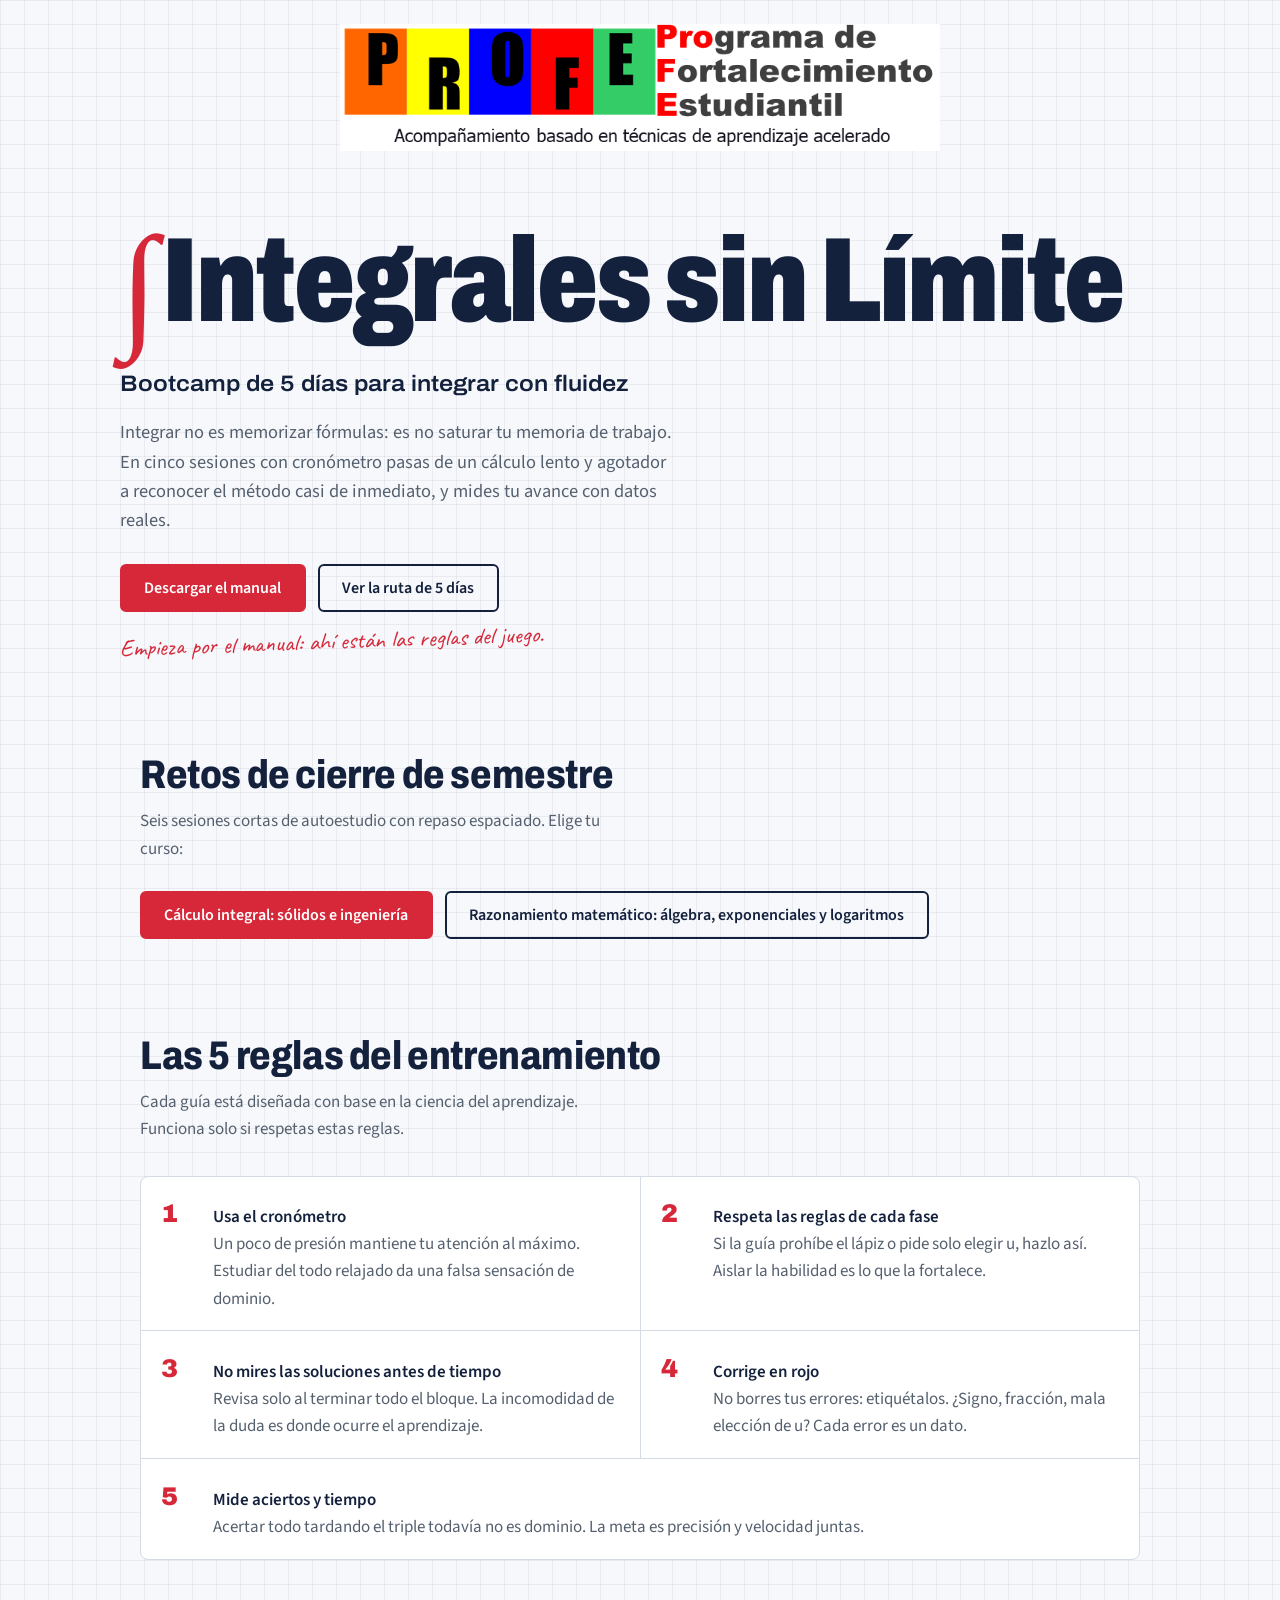
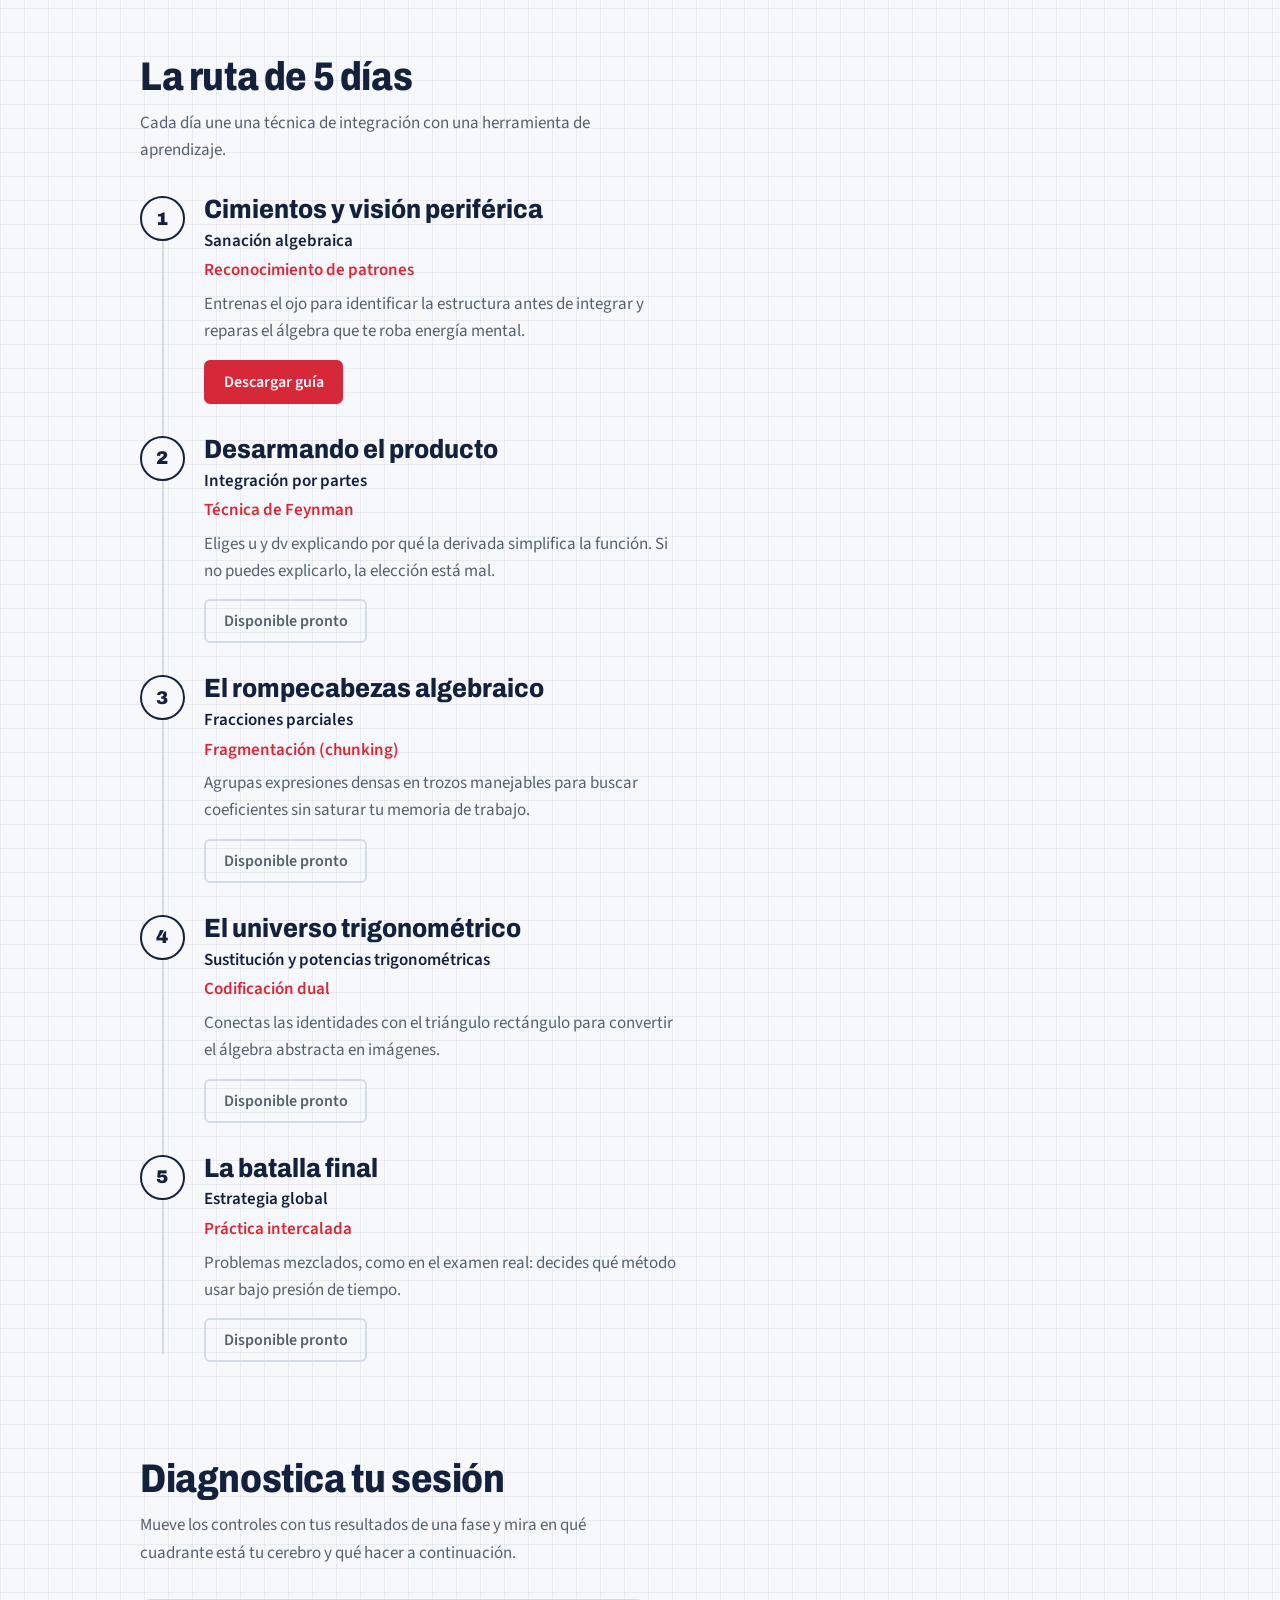
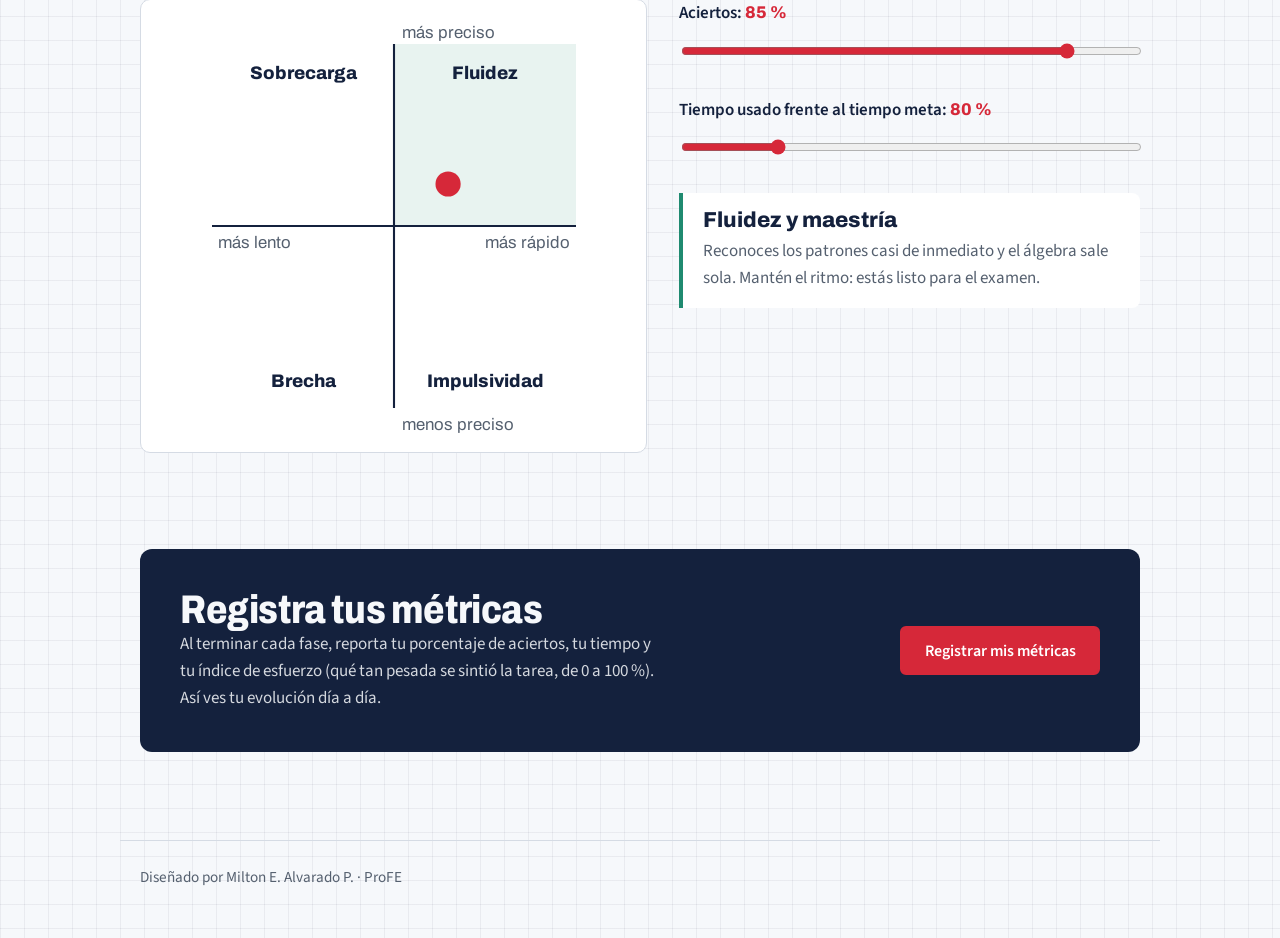
<file: index.html>
<!DOCTYPE html>
<html lang="es">
<head>
<meta charset="UTF-8">
<meta name="viewport" content="width=device-width, initial-scale=1, viewport-fit=cover">
<title>Integrales sin Límite · Bootcamp de 5 días · ProFE</title>
<meta name="description" content="Bootcamp gratuito de 5 días para dominar las técnicas de integración con entrenamiento neurocognitivo: cronómetro, autocorrección y métricas de fluidez.">
<link rel="icon" type="image/png" href="images/favicon.png">
<link rel="preconnect" href="https://fonts.googleapis.com">
<link rel="preconnect" href="https://fonts.gstatic.com" crossorigin>
<link href="https://fonts.googleapis.com/css2?family=Archivo:wdth,wght@75..125,500..900&family=Caveat:wght@600&family=Source+Sans+3:wght@400;600&display=swap" rel="stylesheet">
<style>
  :root {
    --paper: #f6f8fb;
    --grid: rgba(20, 33, 61, 0.06);
    --surface: #ffffff;
    --ink: #14213d;
    --graphite: #55606f;
    --line: #d5dbe4;
    --red: #d62839;
    --red-ink: #ffffff;
    --mastery: #1f8a70;
    --q-fill: rgba(31, 138, 112, 0.10);
    color-scheme: light;
  }
  @media (prefers-color-scheme: dark) {
    :root {
      --paper: #0f1626;
      --grid: rgba(220, 230, 245, 0.05);
      --surface: #172036;
      --ink: #e9eef7;
      --graphite: #a3aec0;
      --line: #2c3854;
      --red: #ff5a67;
      --red-ink: #1a0b0e;
      --mastery: #4cc9a4;
      --q-fill: rgba(76, 201, 164, 0.14);
      color-scheme: dark;
    }
  }

  * { box-sizing: border-box; }
  html { scroll-behavior: smooth; }
  @media (prefers-reduced-motion: reduce) { html { scroll-behavior: auto; } * { transition: none !important; } }

  body {
    margin: 0;
    padding: env(safe-area-inset-top, 0px) 0 env(safe-area-inset-bottom, 0px);
    background-color: var(--paper);
    background-image:
      linear-gradient(var(--grid) 1px, transparent 1px),
      linear-gradient(90deg, var(--grid) 1px, transparent 1px);
    background-size: 24px 24px;
    color: var(--ink);
    font: 400 1.0625rem/1.6 "Source Sans 3", "Segoe UI", system-ui, sans-serif;
  }
  img { max-width: 100%; height: auto; display: block; }
  a { color: inherit; }
  :focus-visible { outline: 3px solid var(--red); outline-offset: 3px; border-radius: 4px; }

  .wrap { max-width: 1040px; margin: 0 auto; padding: 0 1.25rem; }
  .membrete { max-width: 640px; margin: 1.5rem auto 0; padding: 0 1.25rem; }
  .membrete img { margin: 0 auto; }

  h1, h2, h3 { font-family: "Archivo", "Arial Narrow", sans-serif; line-height: 1.05; margin: 0; }
  h2 { font-size: clamp(1.75rem, 4vw, 2.5rem); font-weight: 800; font-stretch: 85%; letter-spacing: -0.01em; }
  .lead { color: var(--graphite); max-width: 62ch; }

  /* Hero */
  .hero { padding: 3.5rem 0 3rem; display: grid; gap: 2rem; }
  .hero h1 {
    font-size: clamp(3rem, 11vw, 7.5rem);
    font-weight: 900;
    font-stretch: 75%;
    letter-spacing: -0.02em;
    line-height: 0.92;
  }
  .hero h1 .integral {
    font-family: "Times New Roman", Georgia, serif;
    font-style: italic;
    font-weight: 400;
    color: var(--red);
    font-size: 1.15em;
    margin-right: 0.05em;
    vertical-align: -0.08em;
  }
  .hero .sub { font-family: "Archivo", sans-serif; font-stretch: 110%; font-weight: 600; font-size: clamp(1.1rem, 2.4vw, 1.4rem); margin: 1rem 0 0; }
  .hero .lead { font-size: 1.15rem; margin: 1rem 0 0; }
  .actions { display: flex; flex-wrap: wrap; gap: 0.75rem; margin-top: 1.75rem; }
  .btn {
    display: inline-flex; align-items: center; justify-content: center;
    min-height: 48px; padding: 0.7rem 1.4rem; border-radius: 6px;
    font: 600 1rem "Source Sans 3", sans-serif; text-decoration: none; cursor: pointer;
    border: 2px solid var(--ink);
  }
  .btn-primary { background: var(--red); border-color: var(--red); color: var(--red-ink); }
  .btn-primary:hover { filter: brightness(1.08); }
  .btn-ghost { background: transparent; color: var(--ink); }
  .btn-ghost:hover { background: var(--surface); }
  .btn[aria-disabled="true"] { border-color: var(--line); color: var(--graphite); cursor: default; background: transparent; }
  .note {
    font-family: "Caveat", cursive; color: var(--red); font-size: 1.5rem; line-height: 1.1;
    transform: rotate(-2deg); display: inline-block; margin-top: 1rem;
  }

  section { padding: 3rem 0; }
  section > .wrap > p.lead { margin: 0.75rem 0 0; }

  /* Reglas */
  .rules { list-style: none; padding: 0; margin: 2rem 0 0; display: grid; gap: 1px; background: var(--line); border: 1px solid var(--line); border-radius: 8px; overflow: hidden; }
  .rules li { background: var(--surface); padding: 1.1rem 1.25rem; display: grid; grid-template-columns: 2.5rem 1fr; gap: 0.75rem; align-items: baseline; }
  .rules .n { font-family: "Archivo", sans-serif; font-weight: 900; font-size: 1.6rem; color: var(--red); }
  .rules strong { display: block; font-weight: 600; }
  .rules span.d { color: var(--graphite); }

  /* Ruta de 5 días */
  .route { list-style: none; padding: 0; margin: 2rem 0 0; position: relative; }
  .route::before { content: ""; position: absolute; left: 1.4rem; top: 0.5rem; bottom: 0.5rem; width: 2px; background: var(--line); }
  .day { position: relative; padding: 0 0 2rem 4rem; }
  .day:last-child { padding-bottom: 0; }
  .day .dot {
    position: absolute; left: 0; top: 0;
    width: 2.8rem; height: 2.8rem; border-radius: 50%;
    display: grid; place-items: center;
    background: var(--paper); border: 2px solid var(--ink);
    font: 900 1.15rem "Archivo", sans-serif;
  }
  .day h3 { font-size: clamp(1.3rem, 3vw, 1.65rem); font-weight: 800; font-stretch: 90%; }
  .day .topic { font-weight: 600; margin: 0.25rem 0 0; }
  .day .tech { color: var(--red); font-weight: 600; margin: 0.15rem 0 0; }
  .day p.desc { color: var(--graphite); margin: 0.4rem 0 0.9rem; max-width: 60ch; }
  .day .links { display: flex; flex-wrap: wrap; gap: 0.6rem; }
  .day .btn { min-height: 44px; padding: 0.5rem 1.1rem; }

  /* Diagnóstico */
  .diag { display: grid; gap: 2rem; margin-top: 2rem; align-items: start; }
  .plane-box { background: var(--surface); border: 1px solid var(--line); border-radius: 10px; padding: 1rem; }
  .plane { width: 100%; max-width: 420px; margin: 0 auto; display: block; }
  .plane text { font-family: "Archivo", sans-serif; font-size: 12px; fill: var(--graphite); }
  .plane .qname { font-weight: 800; font-size: 13px; fill: var(--ink); }
  .plane .axis { stroke: var(--ink); stroke-width: 1.5; }
  .plane .q { fill: transparent; transition: fill 0.25s; }
  .plane .q.on { fill: var(--q-fill); }
  .plane #punto { fill: var(--red); transition: cx 0.2s, cy 0.2s; }
  .controls { display: grid; gap: 1.25rem; }
  .controls label { display: block; font-weight: 600; margin-bottom: 0.35rem; }
  .controls output { font-family: "Archivo", sans-serif; font-weight: 800; color: var(--red); }
  input[type="range"] { width: 100%; accent-color: var(--red); min-height: 32px; }
  .result { border-left: 4px solid var(--mastery); background: var(--surface); padding: 1rem 1.25rem; border-radius: 0 8px 8px 0; }
  .result h3 { font-size: 1.35rem; font-weight: 800; }
  .result p { margin: 0.4rem 0 0; color: var(--graphite); }
  .result.alerta { border-left-color: var(--red); }

  /* Métricas */
  .metrics { background: var(--ink); color: var(--paper); border-radius: 12px; padding: 2.25rem 1.5rem; display: grid; gap: 1.25rem; }
  .metrics h2 { color: var(--paper); }
  .metrics p { margin: 0; max-width: 60ch; opacity: 0.85; }
  .metrics .btn-primary { justify-self: start; }

  footer { padding: 2.5rem 0 3rem; color: var(--graphite); font-size: 0.95rem; }
  footer .wrap { display: flex; flex-wrap: wrap; justify-content: space-between; gap: 1rem; border-top: 1px solid var(--line); padding-top: 1.5rem; }
  footer a { font-weight: 600; }

  @media (min-width: 820px) {
    .hero { grid-template-columns: 1fr; padding-top: 4.5rem; }
    .rules { grid-template-columns: 1fr 1fr; }
    .rules li:last-child { grid-column: 1 / -1; }
    .diag { grid-template-columns: 1.1fr 1fr; }
    .metrics { grid-template-columns: 1fr auto; align-items: center; padding: 2.5rem; }
    .metrics .btn-primary { justify-self: end; }
  }
</style>
</head>
<body>

<div class="membrete">
  <img src="images/membrete_profe.png" alt="ProFE">
</div>

<header class="wrap hero">
  <div>
    <h1><span class="integral" aria-hidden="true">∫</span>Integrales sin Límite</h1>
    <p class="sub">Bootcamp de 5 días para integrar con fluidez</p>
    <p class="lead">Integrar no es memorizar fórmulas: es no saturar tu memoria de trabajo. En cinco sesiones con cronómetro pasas de un cálculo lento y agotador a reconocer el método casi de inmediato, y mides tu avance con datos reales.</p>
    <div class="actions">
      <a class="btn btn-primary" id="btn-manual" href="#" target="_blank" rel="noopener">Descargar el manual</a>
      <a class="btn btn-ghost" href="#ruta">Ver la ruta de 5 días</a>
    </div>
    <span class="note">Empieza por el manual: ahí están las reglas del juego.</span>
  </div>
</header>

<section id="retos" aria-labelledby="t-retos">
  <div class="wrap">
    <h2 id="t-retos">Retos de cierre de semestre</h2>
    <p class="lead">Seis sesiones cortas de autoestudio con repaso espaciado. Elige tu curso:</p>
    <div class="actions">
      <a class="btn btn-primary" href="retos/calculo/">Cálculo integral: sólidos e ingeniería</a>
      <a class="btn btn-ghost" href="retos/razonamiento/">Razonamiento matemático: álgebra, exponenciales y logaritmos</a>
    </div>
  </div>
</section>

<section aria-labelledby="t-reglas">
  <div class="wrap">
    <h2 id="t-reglas">Las 5 reglas del entrenamiento</h2>
    <p class="lead">Cada guía está diseñada con base en la ciencia del aprendizaje. Funciona solo si respetas estas reglas.</p>
    <ol class="rules">
      <li><span class="n">1</span><div><strong>Usa el cronómetro</strong><span class="d">Un poco de presión mantiene tu atención al máximo. Estudiar del todo relajado da una falsa sensación de dominio.</span></div></li>
      <li><span class="n">2</span><div><strong>Respeta las reglas de cada fase</strong><span class="d">Si la guía prohíbe el lápiz o pide solo elegir u, hazlo así. Aislar la habilidad es lo que la fortalece.</span></div></li>
      <li><span class="n">3</span><div><strong>No mires las soluciones antes de tiempo</strong><span class="d">Revisa solo al terminar todo el bloque. La incomodidad de la duda es donde ocurre el aprendizaje.</span></div></li>
      <li><span class="n">4</span><div><strong>Corrige en rojo</strong><span class="d">No borres tus errores: etiquétalos. ¿Signo, fracción, mala elección de u? Cada error es un dato.</span></div></li>
      <li><span class="n">5</span><div><strong>Mide aciertos y tiempo</strong><span class="d">Acertar todo tardando el triple todavía no es dominio. La meta es precisión y velocidad juntas.</span></div></li>
    </ol>
  </div>
</section>

<section id="ruta" aria-labelledby="t-ruta">
  <div class="wrap">
    <h2 id="t-ruta">La ruta de 5 días</h2>
    <p class="lead">Cada día une una técnica de integración con una herramienta de aprendizaje.</p>
    <ol class="route" id="lista-dias"></ol>
  </div>
</section>

<section aria-labelledby="t-diag">
  <div class="wrap">
    <h2 id="t-diag">Diagnostica tu sesión</h2>
    <p class="lead">Mueve los controles con tus resultados de una fase y mira en qué cuadrante está tu cerebro y qué hacer a continuación.</p>
    <div class="diag">
      <div class="plane-box">
        <svg class="plane" viewBox="0 0 300 300" role="img" aria-labelledby="plane-title">
          <title id="plane-title">Plano de diagnóstico: velocidad en el eje horizontal y precisión en el vertical</title>
          <rect class="q" id="q2" x="20" y="20" width="130" height="130"/>
          <rect class="q" id="q1" x="150" y="20" width="130" height="130"/>
          <rect class="q" id="q3" x="20" y="150" width="130" height="130"/>
          <rect class="q" id="q4" x="150" y="150" width="130" height="130"/>
          <line class="axis" x1="20" y1="150" x2="280" y2="150"/>
          <line class="axis" x1="150" y1="20" x2="150" y2="280"/>
          <text class="qname" x="85" y="45" text-anchor="middle">Sobrecarga</text>
          <text class="qname" x="215" y="45" text-anchor="middle">Fluidez</text>
          <text class="qname" x="85" y="265" text-anchor="middle">Brecha</text>
          <text class="qname" x="215" y="265" text-anchor="middle">Impulsividad</text>
          <text x="276" y="166" text-anchor="end">más rápido</text>
          <text x="24" y="166">más lento</text>
          <text x="156" y="16">más preciso</text>
          <text x="156" y="296">menos preciso</text>
          <circle id="punto" cx="200" cy="100" r="9"/>
        </svg>
      </div>
      <div class="controls">
        <div>
          <label for="aciertos">Aciertos: <output id="o-aciertos">85 %</output></label>
          <input type="range" id="aciertos" min="0" max="100" step="5" value="85">
        </div>
        <div>
          <label for="tiempo">Tiempo usado frente al tiempo meta: <output id="o-tiempo">80 %</output></label>
          <input type="range" id="tiempo" min="50" max="200" step="5" value="80">
        </div>
        <div class="result" id="resultado" aria-live="polite">
          <h3 id="r-titulo"></h3>
          <p id="r-texto"></p>
        </div>
      </div>
    </div>
  </div>
</section>

<section aria-labelledby="t-metricas">
  <div class="wrap">
    <div class="metrics">
      <div>
        <h2 id="t-metricas">Registra tus métricas</h2>
        <p>Al terminar cada fase, reporta tu porcentaje de aciertos, tu tiempo y tu índice de esfuerzo (qué tan pesada se sintió la tarea, de 0 a 100 %). Así ves tu evolución día a día.</p>
      </div>
      <a class="btn btn-primary" href="formulario.html">Registrar mis métricas</a>
    </div>
  </div>
</section>

<footer>
  <div class="wrap">
    <span>Diseñado por Milton E. Alvarado P. · ProFE</span>
    <a id="link-canal" href="#" target="_blank" rel="noopener" hidden>Ver los videos en YouTube</a>
  </div>
</footer>

<script>
  /* ====== EDITA AQUÍ ======
     Pega los enlaces de Drive de cada guía. Si un enlace queda vacío (""),
     el botón aparece como "Disponible pronto" en lugar de un enlace roto.
     El campo "video" es opcional: cuando tengas el video de YouTube del día, pégalo ahí. */
  const MANUAL = "https://drive.google.com/file/d/1iNe54NEA4TOMmbVwEgXt_dkBnA4v1qZ1/view?usp=sharing";
  const CANAL_YOUTUBE = ""; // ej.: "https://www.youtube.com/@tucanal"
  const META_ACIERTOS = 80;  // % a partir del cual se considera "preciso"

  const DIAS = [
    { titulo: "Cimientos y visión periférica", tema: "Sanación algebraica", tecnica: "Reconocimiento de patrones",
      desc: "Entrenas el ojo para identificar la estructura antes de integrar y reparas el álgebra que te roba energía mental.",
      guia: "https://drive.google.com/file/d/1STNgr4hZ4XLGoj9HFKZ43DcObdbZx5YI/view?usp=sharing", video: "" },
    { titulo: "Desarmando el producto", tema: "Integración por partes", tecnica: "Técnica de Feynman",
      desc: "Eliges u y dv explicando por qué la derivada simplifica la función. Si no puedes explicarlo, la elección está mal.",
      guia: "", video: "" },
    { titulo: "El rompecabezas algebraico", tema: "Fracciones parciales", tecnica: "Fragmentación (chunking)",
      desc: "Agrupas expresiones densas en trozos manejables para buscar coeficientes sin saturar tu memoria de trabajo.",
      guia: "", video: "" },
    { titulo: "El universo trigonométrico", tema: "Sustitución y potencias trigonométricas", tecnica: "Codificación dual",
      desc: "Conectas las identidades con el triángulo rectángulo para convertir el álgebra abstracta en imágenes.",
      guia: "", video: "" },
    { titulo: "La batalla final", tema: "Estrategia global", tecnica: "Práctica intercalada",
      desc: "Problemas mezclados, como en el examen real: decides qué método usar bajo presión de tiempo.",
      guia: "", video: "" }
  ];
  /* ====== FIN DE LA ZONA EDITABLE ====== */

  document.getElementById("btn-manual").href = MANUAL;
  if (CANAL_YOUTUBE) {
    const c = document.getElementById("link-canal");
    c.href = CANAL_YOUTUBE; c.hidden = false;
  }

  function boton(texto, url, primario) {
    if (url) {
      return `<a class="btn ${primario ? "btn-primary" : "btn-ghost"}" href="${url}" target="_blank" rel="noopener">${texto}</a>`;
    }
    return primario ? `<span class="btn" aria-disabled="true">Disponible pronto</span>` : "";
  }

  document.getElementById("lista-dias").innerHTML = DIAS.map((d, i) => `
    <li class="day">
      <span class="dot" aria-hidden="true">${i + 1}</span>
      <h3><span class="sr">Día ${i + 1}: </span>${d.titulo}</h3>
      <p class="topic">${d.tema}</p>
      <p class="tech">${d.tecnica}</p>
      <p class="desc">${d.desc}</p>
      <div class="links">${boton("Descargar guía", d.guia, true)}${boton("Ver video", d.video, false)}</div>
    </li>`).join("");

  // Diagnóstico
  const CUADRANTES = {
    q1: { t: "Fluidez y maestría", x: "Reconoces los patrones casi de inmediato y el álgebra sale sola. Mantén el ritmo: estás listo para el examen.", ok: true },
    q2: { t: "Sobrecarga cognitiva", x: "Conoces el camino, pero cada paso te exige esfuerzo consciente. Practica las bases para ganar velocidad y liberar memoria de trabajo." },
    q3: { t: "Brecha en las bases", x: "Te esfuerzas mucho y aun así no llegas. Detente, vuelve a los temas fundamentales o busca tutoría antes de avanzar." },
    q4: { t: "Impulsividad", x: "Respondes rápido pero con errores: atajos sin verificar. Frena, analiza antes de integrar y revisa cada paso." }
  };
  const aciertos = document.getElementById("aciertos");
  const tiempo = document.getElementById("tiempo");
  const punto = document.getElementById("punto");

  function actualizar() {
    const a = Number(aciertos.value), r = Number(tiempo.value) / 100;
    document.getElementById("o-aciertos").textContent = a + " %";
    document.getElementById("o-tiempo").textContent = Math.round(r * 100) + " %";
    const vx = Math.max(-1, Math.min(1, -Math.log2(r)));
    const vy = a >= META_ACIERTOS ? (a - META_ACIERTOS) / (100 - META_ACIERTOS) : (a - META_ACIERTOS) / META_ACIERTOS;
    punto.setAttribute("cx", 150 + vx * 120);
    punto.setAttribute("cy", 150 - vy * 120);
    const q = vy >= 0 ? (vx >= 0 ? "q1" : "q2") : (vx < 0 ? "q3" : "q4");
    document.querySelectorAll(".plane .q").forEach(el => el.classList.toggle("on", el.id === q));
    document.getElementById("r-titulo").textContent = CUADRANTES[q].t;
    document.getElementById("r-texto").textContent = CUADRANTES[q].x;
    document.getElementById("resultado").classList.toggle("alerta", !CUADRANTES[q].ok);
  }
  aciertos.addEventListener("input", actualizar);
  tiempo.addEventListener("input", actualizar);
  actualizar();
</script>
<style>.sr { position: absolute; width: 1px; height: 1px; overflow: hidden; clip: rect(0 0 0 0); white-space: nowrap; }</style>
</body>
</html>
</file>
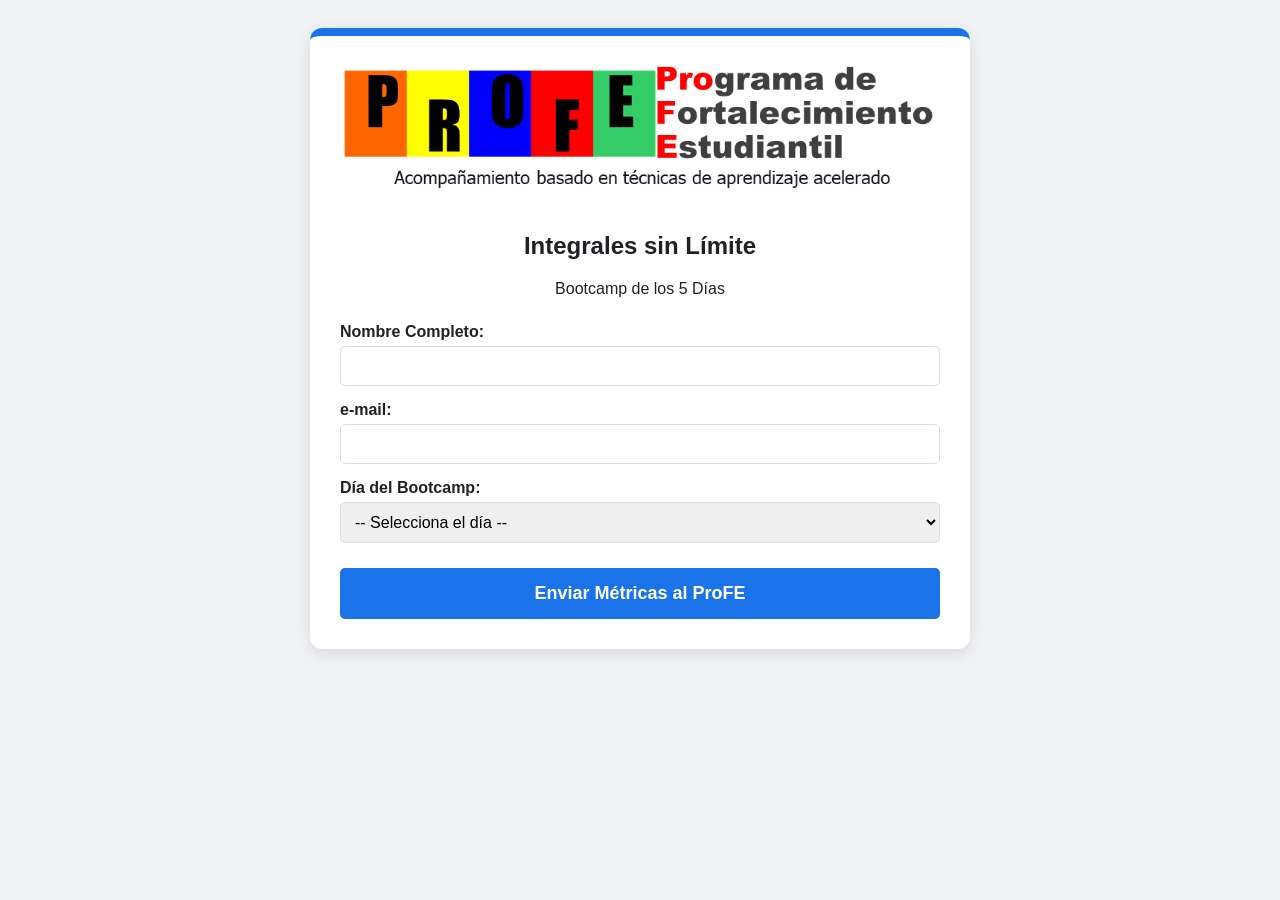
<file: formulario.html>
<!DOCTYPE html>
<html lang="es">
<head>
    <meta charset="UTF-8">
    <meta name="viewport" content="width=device-width, initial-scale=1.0">
    <title>Registro de Métricas - ProFE</title>
    <style>
        :root { --primary: #1a73e8; --bg: #f0f2f5; --card: #ffffff; --text: #202124; }
        body { font-family: 'Segoe UI', sans-serif; background: var(--bg); color: var(--text); padding: 20px; display: flex; justify-content: center; }
        .container { max-width: 600px; width: 100%; background: var(--card); padding: 30px; border-radius: 12px; box-shadow: 0 4px 15px rgba(0,0,0,0.1); border-top: 8px solid var(--primary); }
        header { text-align: center; margin-bottom: 25px; }
        .logo { max-width: 100%; height: auto; margin-bottom: 15px; }
        .form-group { margin-bottom: 15px; }
        label { display: block; font-weight: 600; margin-bottom: 5px; }
        input, select { width: 100%; padding: 10px; border: 1px solid #dadce0; border-radius: 5px; box-sizing: border-box; font-size: 16px; }
        .phase-card { background: #f8f9fa; padding: 15px; border-radius: 8px; border-left: 5px solid var(--primary); margin-bottom: 15px; }
        .grid { display: grid; grid-template-columns: 1fr 1fr; gap: 15px; }
        #btn-enviar { width: 100%; padding: 15px; background: var(--primary); color: white; border: none; border-radius: 5px; font-size: 18px; cursor: pointer; font-weight: bold; margin-top: 10px; }
        #btn-enviar:disabled { background: #ccc; cursor: not-allowed; }
    </style>
</head>
<body>

<div class="container">
    <header>
        <img src="images/membrete_profe.png" alt="ProFE" class="logo">
        <h2>Integrales sin Límite</h2>
        <p>Bootcamp de los 5 Días</p>
    </header>
    
    <form id="form-bootcamp">
        <div class="form-group">
            <label>Nombre Completo:</label>
            <input type="text" id="Nombre" name="Nombre" required>
        </div>
        <div class="form-group">
            <label>e-mail:</label>
            <input type="text" id="correo" name="correo" required>
        </div>
        <div class="form-group">
            <label>Día del Bootcamp:</label>
            <select id="dia_selector" name="Dia_Bootcamp" onchange="actualizarFases()" required>
                <option value="">-- Selecciona el día --</option>
                <option value="1">Día 1: Cimientos</option>
                <option value="2">Día 2: Por Partes</option>
                <option value="3">Día 3: Fracciones Parciales</option>
                <option value="4">Día 4: Trigonométricas</option>
                <option value="5">Día 5: Estrategia Final</option>
            </select>
        </div>

        <div id="contenedor_fases"></div>

        <div class="form-group" id="seccion_cuadrante" style="display:none;">
            <label>¿En qué cuadrante terminaste?</label>
            <select name="Cuadrante" id="Cuadrante">
                <option value="I">I: Fluidez (Rápido y Preciso)</option>
                <option value="II">II: Sobrecarga (Lento pero Preciso)</option>
                <option value="III">III: Brecha (Lento e Impreciso)</option>
                <option value="IV">IV: Impulsividad (Rápido pero Impreciso)</option>
            </select>
        </div>

        <button type="button" id="btn-enviar" onclick="enviarDatos()">Enviar Métricas al ProFE</button>
    </form>
</div>

<script>
    const GOOGLE_URL = "https://script.google.com/macros/s/AKfycbzaF_1WNGWO9PHyrCCd8J6ZoIO8FykISY0n1cVbO4AP0EkfnpOmspa-CVIxIwnATvLU/exec";

    const esquemaFases = {
        "1": ["F1: Sanación", "F2: Directas", "F3: Aislamiento u", "F4: Retorno x", "F5: Reto Final"],
        "2": ["F1: Sanación", "F2: ILATE", "F3: Tabular", "F4: Cíclicas", "F5: Reto Final"],
        "3": ["F1: Álgebra", "F2: Estructura", "F3: Reto Final"],
        "4": ["F1: Identidades", "F2: Triángulo", "F3: Reto Final"],
        "5": ["F1: Clasificación", "F2: Gran Reto Final"]
    };

    function actualizarFases() {
        const dia = document.getElementById('dia_selector').value;
        const contenedor = document.getElementById('contenedor_fases');
        contenedor.innerHTML = '';
        document.getElementById('seccion_cuadrante').style.display = dia ? 'block' : 'none';

        if(dia) {
            esquemaFases[dia].forEach((fase, i) => {
                const div = document.createElement('div');
                div.className = 'phase-card';
                // AQUÍ DEJAMOS LA CORRECCIÓN DE NOMBRES ESTÁNDAR (F1_IET, F1_ACC, etc.)
                div.innerHTML = `<h4>${fase}</h4><div class="grid">
                    <div><label>IET %</label><input type="number" name="F${i+1}_IET" required></div>
                    <div><label>Aciertos %</label><input type="number" name="F${i+1}_ACC" required></div>
                </div>`;
                contenedor.appendChild(div);
            });
        }
    }

    function enviarDatos() {
        const btn = document.getElementById('btn-enviar');
        const form = document.getElementById('form-bootcamp');
        
        if (!form.Nombre.value || !form.Dia_Bootcamp.value) {
            alert("Completa los datos básicos.");
            return;
        }

        btn.disabled = true;
        btn.innerText = "Enviando...";

        const datos = new URLSearchParams();
        const elementos = form.querySelectorAll("input, select");
        elementos.forEach(el => {
            if(el.name && el.value) {
                datos.append(el.name, el.value);
            }
        });

        fetch(GOOGLE_URL, {
            method: "POST",
            mode: "no-cors",
            headers: { "Content-Type": "application/x-www-form-urlencoded" },
            body: datos.toString()
        })
        .then(() => {
            alert("¡Métricas enviadas con éxito, ProFE!");
            form.reset();
            actualizarFases();
            btn.disabled = false;
            btn.innerText = "Enviar Métricas al ProFE";
        })
        .catch(err => {
            console.error(err);
            alert("Error al enviar. Revisa tu conexión.");
            btn.disabled = false;
            btn.innerText = "Enviar Métricas al ProFE";
        });
    }
</script>
</body>
</html>
</file>
